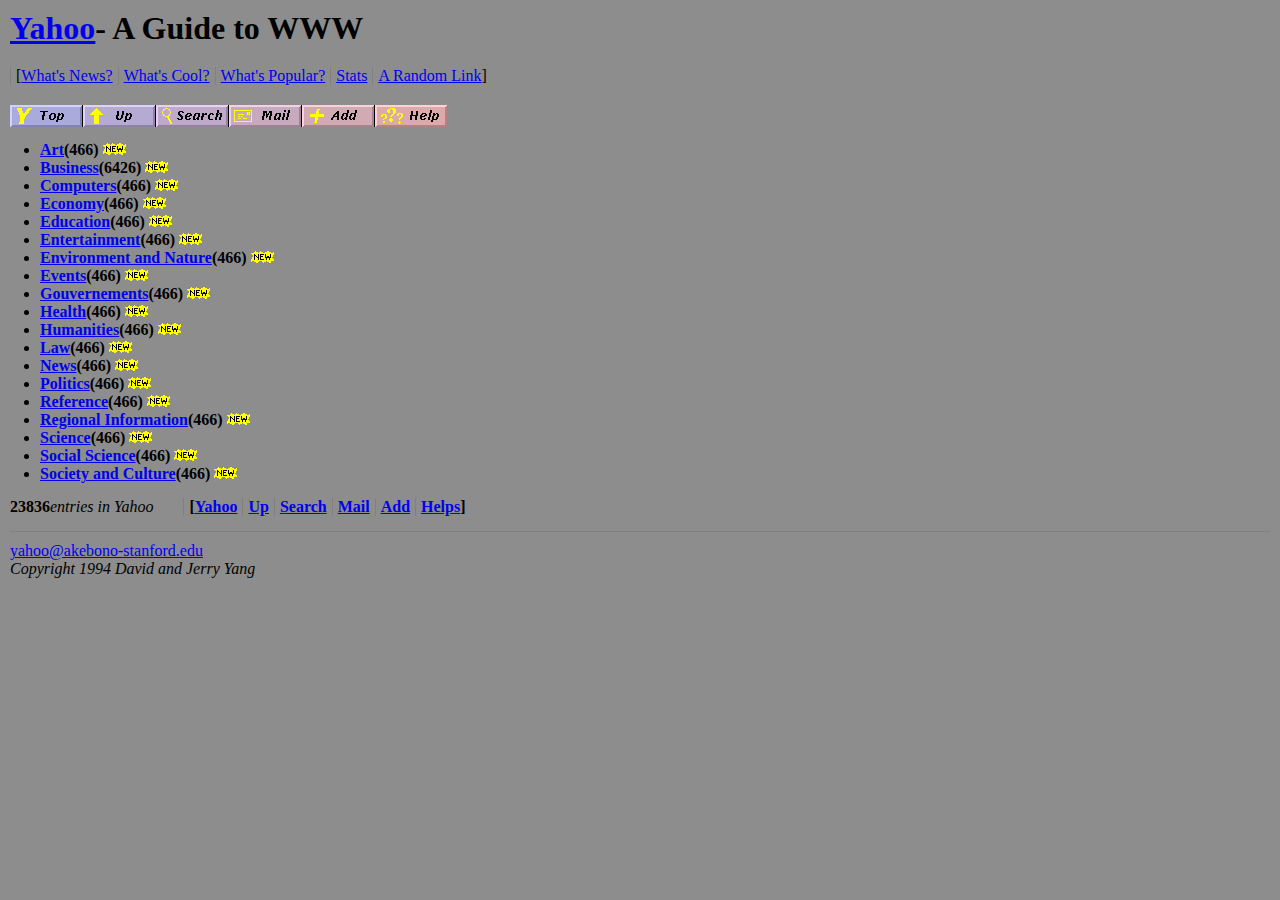
<file: exerciceVendrediCss/Hanoun_Adil_yahoo/index.html>
<!DOCTYPE html>
<html lang="en">
  <head>
    <meta charset="UTF-8" />
    <meta name="viewport" content="width=device-width, initial-scale=1.0" />
    <title>Yahoo</title>
    <link rel="stylesheet" href="style.css" />
  </head>
  <body>
    <header>
      <div class="header-content">
        <h1><a href="#">Yahoo </a></h1>
        <h1>- A Guide to WWW</h1>
      </div>
      <nav>
        <ul>
          <li>[<a href="#">What's News?</a></li>
          <li><a href="#">What's Cool?</a></li>
          <li><a href="#">What's Popular?</a></li>
          <li><a href="#">Stats</a></li>
          <li><a href="#">A Random Link</a>]</li>
        </ul>
      </nav>
      <figure>
        <img src="./img/menu.gif" alt="menu" />
      </figure>
    </header>
    <main>
      <ul>
        <li><a href="#">Art</a>(466)<img src="./img/new.gif" alt="new" /></li>
        <li>
          <a href="#">Business</a>(6426)<img src="./img/new.gif" alt="new" />
        </li>
        <li>
          <a href="#">Computers</a>(466)<img src="./img/new.gif" alt="new" />
        </li>
        <li>
          <a href="#">Economy</a>(466)<img src="./img/new.gif" alt="new" />
        </li>
        <li>
          <a href="#">Education</a>(466)<img src="./img/new.gif" alt="new" />
        </li>
        <li>
          <a href="#">Entertainment</a>(466)<img
            src="./img/new.gif"
            alt="new"
          />
        </li>
        <li>
          <a href="#">Environment and Nature</a>(466)<img
            src="./img/new.gif"
            alt="new"
          />
        </li>
        <li>
          <a href="#">Events</a>(466)<img src="./img/new.gif" alt="new" />
        </li>
        <li>
          <a href="#">Gouvernements</a>(466)<img
            src="./img/new.gif"
            alt="new"
          />
        </li>
        <li>
          <a href="#">Health</a>(466)<img src="./img/new.gif" alt="new" />
        </li>
        <li>
          <a href="#">Humanities</a>(466)<img src="./img/new.gif" alt="new" />
        </li>
        <li><a href="#">Law</a>(466)<img src="./img/new.gif" alt="new" /></li>
        <li><a href="#">News</a>(466)<img src="./img/new.gif" alt="new" /></li>
        <li>
          <a href="#">Politics</a>(466)<img src="./img/new.gif" alt="new" />
        </li>
        <li>
          <a href="#">Reference</a>(466)<img src="./img/new.gif" alt="new" />
        </li>
        <li>
          <a href="#">Regional Information</a>(466)<img
            src="./img/new.gif"
            alt="new"
          />
        </li>
        <li>
          <a href="#">Science</a>(466)<img src="./img/new.gif" alt="new" />
        </li>
        <li>
          <a href="#">Social Science</a>(466)<img
            src="./img/new.gif"
            alt="new"
          />
        </li>
        <li>
          <a href="#">Society and Culture</a>(466)<img
            src="./img/new.gif"
            alt="new"
          />
        </li>
      </ul>
      <div class="menu-main">
        <p><strong>23836</strong><em>entries in Yahoo</em></p>
        <ul>
          <li>[<a href="#">Yahoo</a></li>
          <li><a href="#">Up</a></li>
          <li><a href="#">Search</a></li>
          <li><a href="#">Mail</a></li>
          <li><a href="#">Add</a></li>
          <li><a href="#">Helps</a>]</li>
        </ul>
      </div>
    </main>
    <footer>
      <p class="mail"><a href="#">yahoo@akebono-stanford.edu</a></p>
      <p class="copyright"><em>Copyright 1994 David and Jerry Yang</em></p>
    </footer>
  </body>
</html>
</file>
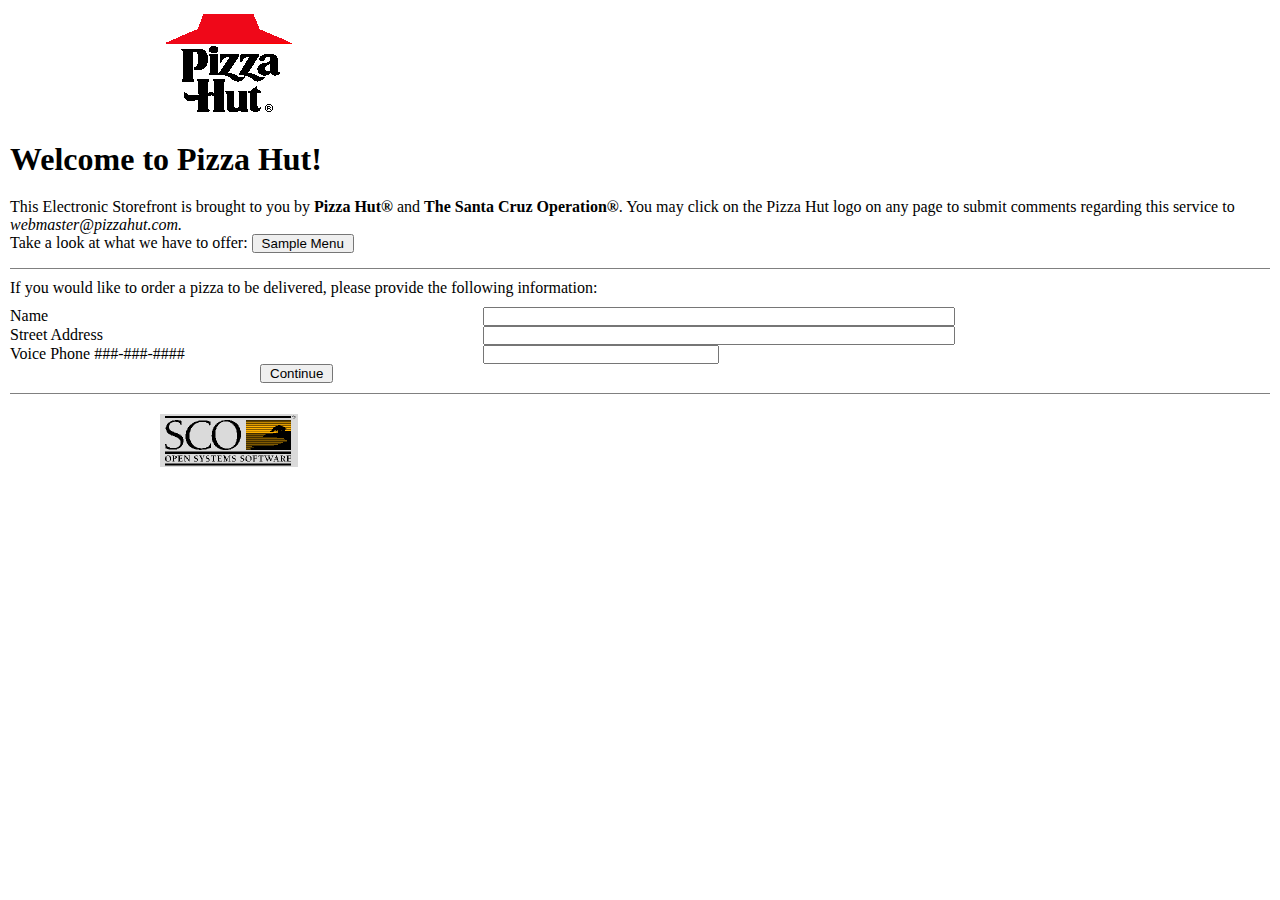
<file: exerciceVendrediCss/pizzaHut/index.html>
<!DOCTYPE html>
<html lang="en">
  <head>
    <meta charset="UTF-8" />
    <meta name="viewport" content="width=device-width, initial-scale=1.0" />
    <title>Document</title>
    <link rel="stylesheet" href="style.css" />
  </head>
  <body>
    <header>
      <div class="header-content">
        <figure>
          <img src="./img/phlogo.gif" alt="photo-pizza-hut" />
        </figure>
        <h1>Welcome to Pizza Hut!</h1>
        <p>
          This Electronic Storefront is brought to you by
          <strong>Pizza Hut®</strong> and
          <strong>The Santa Cruz Operation®</strong>. You may click on the Pizza
          Hut logo on any page to submit comments regarding this service to
          <em>webmaster@pizzahut.com.</em>
        </p>
        <p>
          Take a look at what we have to offer: <button>Sample Menu</button>
        </p>
      </div>
    </header>
    <main>
      <div class="main-content">
        <p>
          If you would like to order a pizza to be delivered, please provide the
          following information:
        </p>
        <form action="">
          <label for="name">Name</label>
          <input type="text" for="name" />
          <label for="adress">Street Address</label>
          <input type="text" for="adress" />
          <label for="phone">Voice Phone ###-###-####</label>
          <input type="text" for="phone" />
        </form>
        <button type="submit">Continue</button>
      </div>
    </main>
    <footer>
      <figure>
        <img src="./img/scologo.gif" alt="scologo" />
      </figure>
    </footer>
  </body>
</html>
</file>
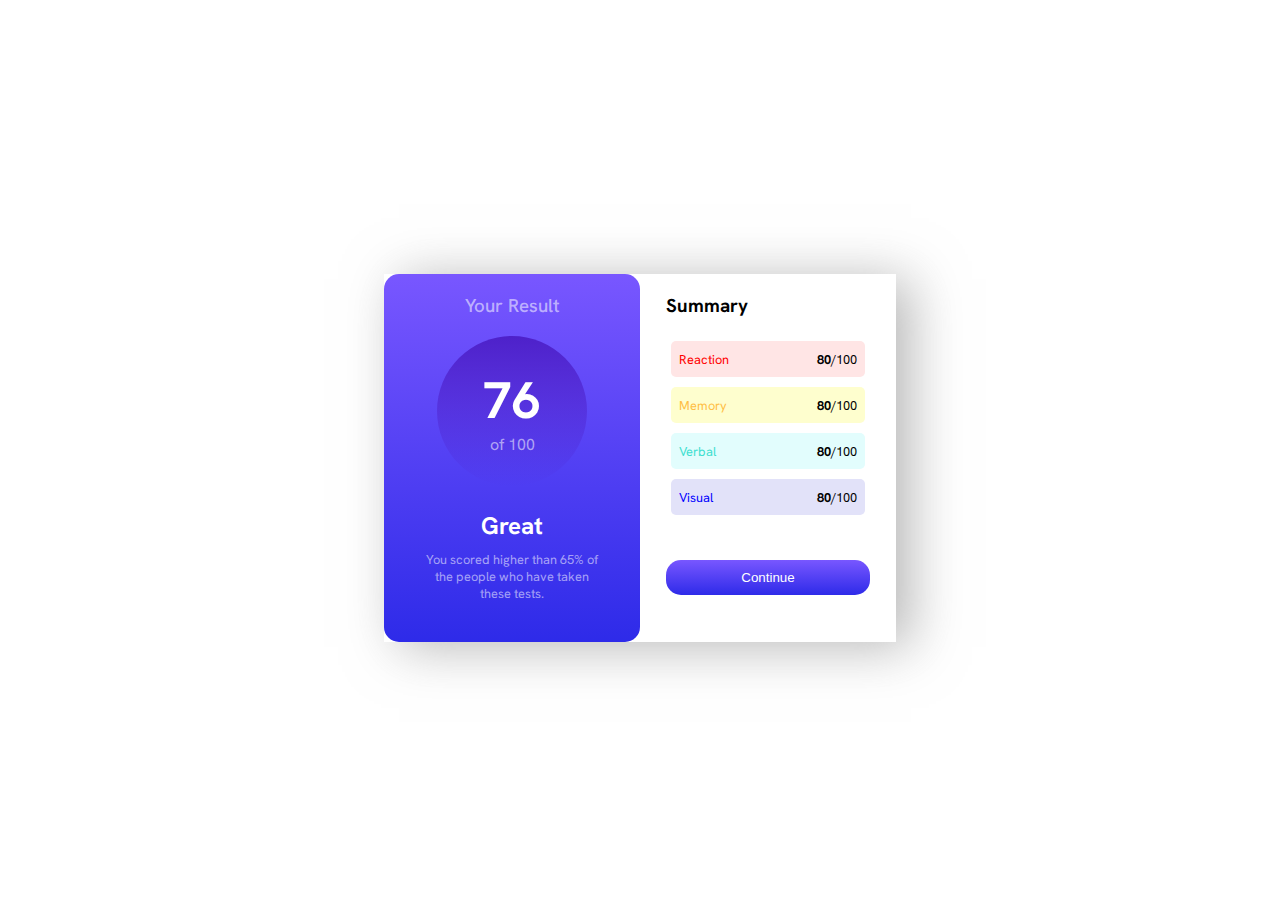
<file: exerciceVendrediCss/results-summary-component-main/index.html>
<!DOCTYPE html>
<html lang="en">
  <head>
    <meta charset="UTF-8" />
    <meta name="viewport" content="width=device-width, initial-scale=1.0" />
    <!-- displays site properly based on user's device -->

    <link
      rel="icon"
      type="image/png"
      sizes="32x32"
      href="./assets/images/favicon-32x32.png"
    />
    <link rel="stylesheet" href="./style.css" />
    <link
      rel="stylesheet"
      href="https://cdnjs.cloudflare.com/ajax/libs/font-awesome/6.4.0/css/all.min.css"
      integrity="sha512-iecdLmaskl7CVkqkXNQ/ZH/XLlvWZOJyj7Yy7tcenmpD1ypASozpmT/E0iPtmFIB46ZmdtAc9eNBvH0H/ZpiBw=="
      crossorigin="anonymous"
      referrerpolicy="no-referrer"
    />

    <title>Frontend Mentor | Results summary component</title>

    <!-- Feel free to remove these styles or customise in your own stylesheet 👍 -->
    <style>
      .attribution {
        font-size: 11px;
        text-align: center;
      }
      .attribution a {
        color: hsl(228, 45%, 44%);
      }
    </style>
  </head>
  <body>
    <main>
      <div class="result">
        <h3>Your Result</h3>
        <div class="circle">
          <div class="number-circle"><span>76</span> of 100</div>
        </div>
        <div class="great-scored">
          <p class="great">Great</p>
          <p class="scored">
            You scored higher than 65% of the people who have taken these tests.
          </p>
        </div>
      </div>
      <div class="summary">
        <div class="summary-content">
          <h3>Summary</h3>
          <div class="rmvv">
            <div class="block" id="reaction">
              <div id="reaction-content">Reaction</div>
              <div class="number"><span>80</span>/100</div>
            </div>
            <div class="block" id="memory">
              <div id="memory-content">Memory</div>
              <div class="number"><span>80</span>/100</div>
            </div>
            <div class="block" id="verbal">
              <div id="verbal-content">Verbal</div>
              <div class="number"><span>80</span>/100</div>
            </div>
            <div class="block" id="visual">
              <div id="visual-content">Visual</div>
              <div class="number"><span>80</span>/100</div>
            </div>
          </div>
          <button>Continue</button>
        </div>
      </div>
    </main>
  </body>
</html>
</file>
<file: exerciceVendrediCss/Hanoun_Adil_yahoo/style.css>
*{
    padding: 0;
    margin: 0;
    box-sizing: border-box;
}

body{
    margin: 10px;
    background-color: rgb(141, 141, 141);
}

.header-content{
    display: flex;
   
}

header{
 margin-bottom:10px;
}
header ul{
    display: flex;
    margin: 20px 0;
   
}
header li{
    padding: 0 5px;
    list-style-type: none;
    border-left: 1px solid gray ;
}
main ul{
    margin-left: 30px;
    font-weight: bold;
    margin-bottom: 15px;
}
.menu-main{
    display: flex;
    border-bottom: 1px solid gray;
}

.menu-main ul{
    display: flex;
    list-style-type: none;

}
.menu-main ul li {
    padding: 0 5px;
    border-left: 1px solid gray ;
    font-weight: 200px;
}
footer{
    margin-top: 10px;
}
</file>
<file: exerciceVendrediCss/pizzaHut/style.css>
*{
    padding: 0;
    margin: 0;
    box-sizing: border-box;
}

body{
    margin: 0 10px;
}

.header-content{
    padding-bottom: 15px;
    border-bottom: 1px solid gray;
}

.header-content figure{
    margin: 10px 0 20px 150px;
}

.header-content h1{
    margin-bottom: 20px;
}

.header-content button, main button {
    padding: 0 8px;
}

main{
    padding:  10px 0;
    border-bottom: 1px solid gray;
    
}

form{
    padding-top: 10px;
    width: 75%;
    display: grid;
    grid-template-columns: repeat(2, 1fr);
    grid-template-rows: repeat(3, 1fr);

}

label{
    display: inline-block;
}
input:last-child{
    width: 50%;
}
main button{
    margin-left: 250px;
}

footer{
    margin: 20px 0 20px 150px;
}
</file>
<file: exerciceVendrediCss/results-summary-component-main/style.css>
@font-face {
    font-family: "Hanken Grotesk";
    src: url(./assets/fonts/HankenGrotesk-VariableFont_wght.ttf);
    
  }

body{
    display: flex;
    align-items: center;
    justify-content: center;
    height: 100vh;
    text-align: center;
    font-family: Hanken Grotesk;
    
}
main{
    display: grid;
    grid-template-columns: 50% 50%;
    margin: 0 auto;
    box-shadow: 15px 5px 50px 0px rgba(165, 165, 165, 0.75);
-webkit-box-shadow: 15px 5px 50px 0px rgba(159, 159, 159, 0.75);
-moz-box-shadow: 15px 5px 50px 0px rgba(158, 158, 158, 0.75);
   

}
.result{
    display: flex;
    justify-content: space-evenly;
    flex-direction: column;
    
}
.result{
    border-radius: 15px;
    background: linear-gradient(hsl(252, 100%, 67%),hsl(241, 81%, 54%));
    overflow: hidden;
    color: hsl(0, 0%, 100%);
}

.result h3{
    font-weight: 500;
    color: hsla(0, 0%, 100%, 0.557);
    
}
.circle{
    background: linear-gradient(hsla(256, 72%, 46%, 1),hsla(241, 72%, 46%, 0));
    border-radius: 100%;
    width: 150px;
    height: 150px;
    margin: 0 AUTO;
    position: relative;

}
.number-circle{
    position:absolute;
    top:50%;
    left: 50%;
    transform: translate(-50%,-50%);
    color: hsla(0, 0%, 100%, 0.557);

}
.number-circle span{
    font-size: 3.2rem;
    font-weight: 700;
    color: white;
}


.great-scored{
    display: flex;
    justify-content: center;
    flex-direction: column;

}
.great{
    font-size: 1.5rem;
    font-weight: 700;
    margin-bottom: 10px;

}
.scored{
    color: hsla(0, 0%, 100%, 0.557);
    font-size: 0.8rem;
    width: 70%;
    margin: 0 AUTO;
    padding-bottom: 40px;
}

.summary{
 text-align: left;
 border-radius: 50%;
}
.summary-content{
width: 80%;
margin: 0 auto;
height: 100%;
display: flex;
flex-direction: column;

}
.rmvv{
    display: grid;
    grid-template-rows: repeat(4, 1fr);
    height: 50%;
    font-size: 0.8rem;

}
.block{
  display: flex;
  justify-content: space-between;
  align-items: center;
  margin: 5px;

  padding: 5px 8px;
  border-radius: 5px;
}
#reaction{
    background-color: rgb(255, 229, 229);
}
#reaction-content{
    color:red;
}
#memory{
    background-color: rgb(254, 254, 206);
}
#memory-content{
    color:rgb(255, 190, 70);
}
#verbal{
    background-color:rgb(226, 253, 253);
}
#verbal-content{
    color:turquoise;
}
#visual{
    background-color:rgb(226, 226, 249);
}
#visual-content{
    color:blue;
}

.block span{
    font-weight: bold;
}

button{
    margin-top: 40px;
    padding: 10px;
    border-radius: 15px;
    color: white;
    background: linear-gradient(hsl(252, 100%, 67%),hsl(241, 81%, 54%));
    outline: none;
    border: none;
    cursor: pointer;

}
</file>
